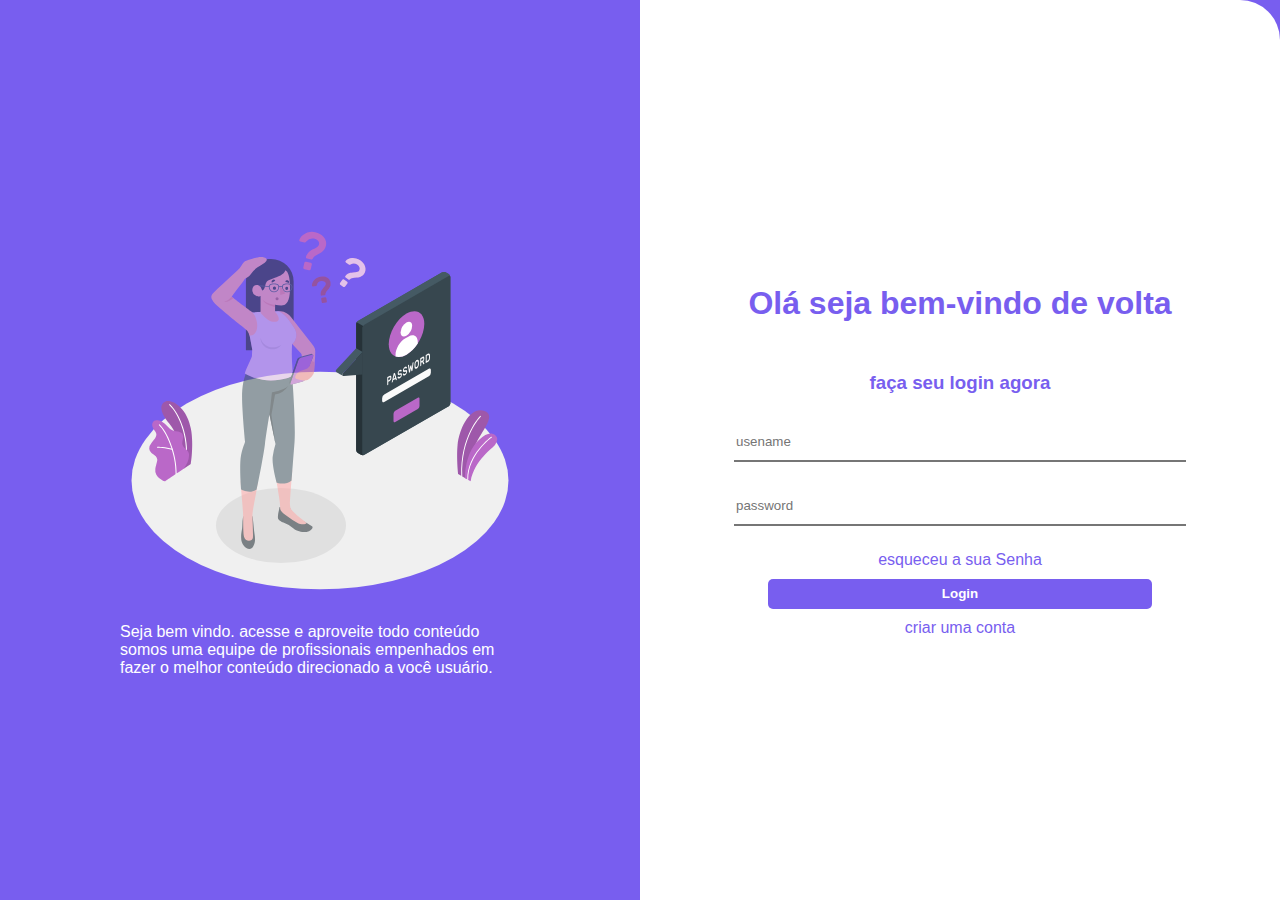
<file: aula 2/index.html>
<!DOCTYPE html>
<html lang="en">
<head>
    <meta charset="UTF-8">
    <meta name="viewport" content="width=device-width, initial-scale=1.0">
    <link rel="stylesheet" href="style.css">
    <title>pagina Login</title>
</head>
<body>
    <div class="conterne">
        <div class="esquerda">
            <img src="./forgot-password-animate.svg" width="400px" alt="">
            <p>Seja bem vindo.
                acesse e aproveite todo conteúdo somos
                uma equipe de profissionais empenhados em 
                fazer o melhor conteúdo direcionado a você usuário.
            </p>
        </div>
        <div class="direita">
            <h1>Olá seja bem-vindo de volta</h1>
            <h3>faça seu login agora</h3>
            <input type="text"placeholder="usename">
            <input type="password" placeholder="password">
            <a href="">esqueceu a sua Senha</a>
            <button>Login</button>
            <a href="">criar uma conta</a>
        </div>
    </div>
</body>
</html>
</file>
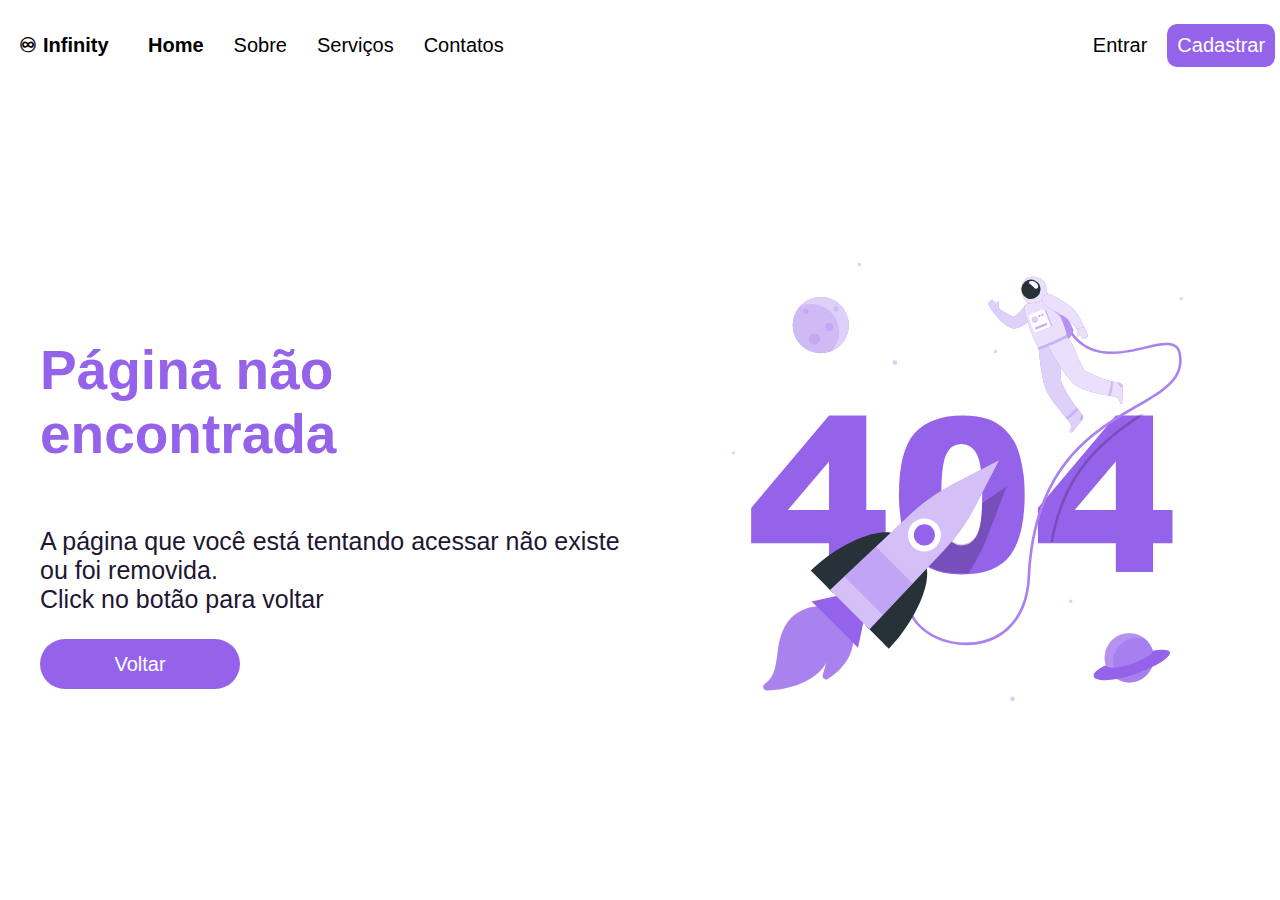
<file: aula-4/index.html>
<!DOCTYPE html>
<html lang="en">
<head>
    <meta charset="UTF-8">
    <meta name="viewport" content="width=device-width, initial-scale=1.0">
    <link rel="stylesheet" href="style.css">
    <title>Error Page</title>
</head>
<body>
    <div class="container">
        <header>
            <div class="logo">
                <p>♾ Infinity</p>
            </div>
            <div class="navegacao">
                <nav>
                    <a href="" id="select">Home</a>
                    <a href="">Sobre</a>
                    <a href="">Serviços</a>
                    <a href="">Contatos</a>
                </nav>
            </div>
            <div class="btns">
                <a href="">Entrar</a>
                <button>Cadastrar</button>
            </div>
        </header>
        <main>
            <div class="esquerda">
                <h1>Página não encontrada</h1>
                <p>
                    A página que você está tentando acessar não existe ou foi removida. <br> Click no botão para voltar
                </p>
                <button>Voltar</button>
            </div>
            <div class="direita">
                <img src="./images/404-error-animate.svg" width="700px" alt="imagem-animada">
            </div>
        </main>
    </div>
</body>
</html>
</file>
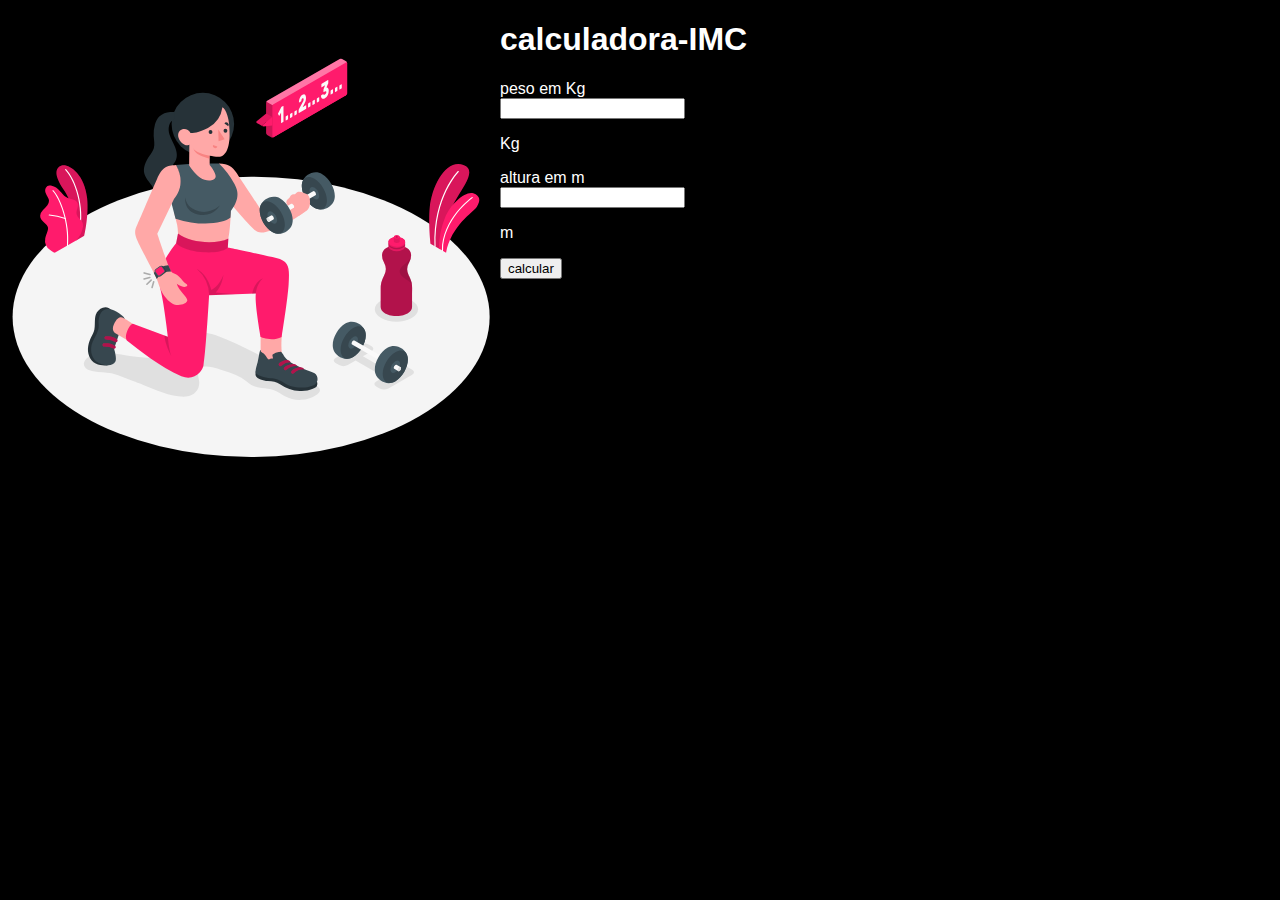
<file: aula-7/index.html>
<!DOCTYPE html>
<html lang="en">
<head>
    <meta charset="UTF-8">
    <meta name="viewport" content="width=device-width, initial-scale=1.0">
    <link rel="stylesheet" href="https://cdnjs.cloudflare.com/ajax/libs/font-awesome/6.7.0/css/all.min.css" integrity="sha512-9xKTRVabjVeZmc+GUW8GgSmcREDunMM+Dt/GrzchfN8tkwHizc5RP4Ok/MXFFy5rIjJjzhndFScTceq5e6GvVQ==" crossorigin="anonymous" referrerpolicy="no-referrer" />
    <link rel="stylesheet" href="style.css">
    <title>Document</title>
</head>
<body>
    <div class="container">
        <div class="esquerda">
            <img src="./imagens/workout-animate.svg" width="500px" height="500px" alt="imagem-animada">
        </div>
        <div class="direita">
            <div class="card">
                <div class="topo">
                    <h1>calculadora-IMC</h1>
                    <div class="linha"></div>
                </div>
                <div class="meio">
                    <div class="inp">
                        <label for="peso">peso em Kg</label>
                        <div class="campo">
                            <div class="icone">
                                <i class="fa-solid fa-weight-hanging"></i>
                            </div>
                            <div class="campo-input">
                                <input type="number" id="peso">
                            </div>
                            <div class="valor">
                                <p>Kg</p>
                            </div>
                        </div>
                    </div>
                    <div class="inp">
                        <label for="altura">altura em m</label>
                        <div class="campo">
                            <div class="icone">
                                <i class="fa-solid fa-ruler"></i>
                            </div>
                            <div class="campo-input">
                                <input type="number" id="altura">
                            </div>
                            <div class="valor">
                                <p>m</p>
                            </div>
                        </div>
                    </div>
                    <button id="btn">calcular</button>
                </div>
                <div class="fim" id ="fim"></div>
            </div>
        </div>
        <script src="./script.js"></script>
    </div>
</body>
</html>
</file>
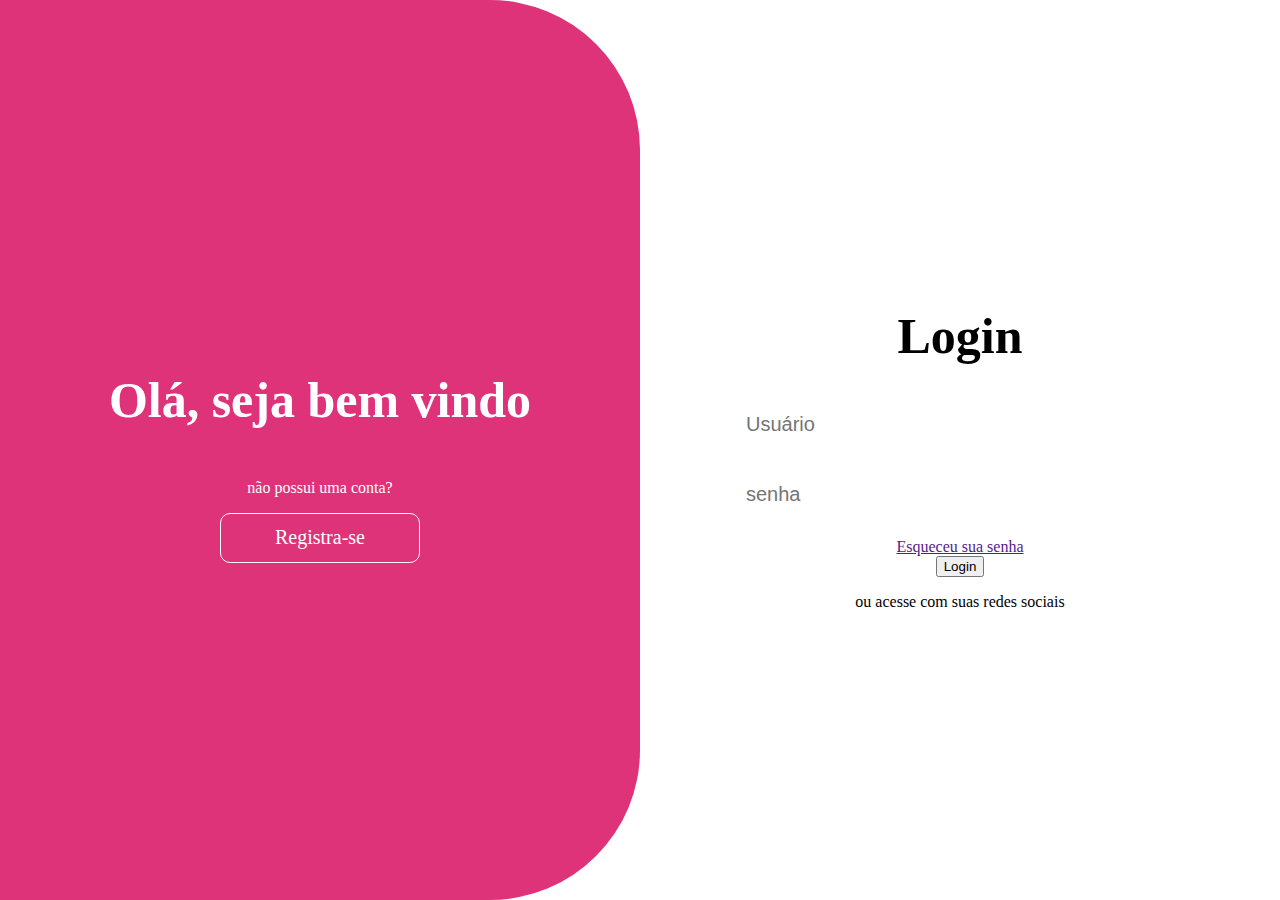
<file: Projeto Aula 5/index.html>
<!DOCTYPE html>
<html lang="en">

<head>
    <meta charset="UTF-8">
    <meta name="viewport" content="width=device-wi.condth, initial-scale=1.0">
    <link rel="stylesheet" href="https://cdnjs.cloudflare.com/ajax/libs/font-awesome/6.7.0/css/all.min.css"
        integrity="sha512-9xKTRVabjVeZmc+GUW8GgSmcREDunMM+Dt/GrzchfN8tkwHizc5RP4Ok/MXFFy5rIjJjzhndFScTceq5e6GvVQ=="
        crossorigin="anonymous" referrerpolicy="no-referrer" />
    <link rel="stylesheet" href="style.css">
    <title>Document</title>
</head>

<body>
    <div class="container">
        <div class="esquerda">
            <h1>Olá, seja bem vindo</h1>
            <p>não possui uma conta?</p>
            <button>Registra-se</button>
        </div>
        <div class="direita">
            <h1>Login</h1>
            <div class="inp">
                <div class="campo">
                    <input type="text" placeholder="Usuário">
                </div>
                <div class="icone">
                    <i class="fa-solid fa-user"></i>
                </div>
            </div>
            <div class="inp">
                <div class="campo">
                    <input type="password" placeholder="senha">
                </div>
                <div class="icone">
                    <i class="fa-solid fa-lock"></i>
                </div>
            </div>
            <a href="">Esqueceu sua senha</a>
            <button>Login</button>
            <p>ou acesse com suas redes sociais</p>
            <div class="opcoes">
                <!-- .opcao*4 -->
                <div class="opcao">
                    <i class="fa-brands fa-google"></i>
                </div>
                <div class="opcao">
                    <i class="fa-brands fa-facebook"></i>
                </div>
                <div class="opcao">
                    <i class="fa-brands fa-linkedin"></i>
                </div>
                <div class="opcao">
                    <i class="fa-brands fa-github"></i>
                </div>
            </div>
        </div>
    </div>
</body>

</html>
</file>
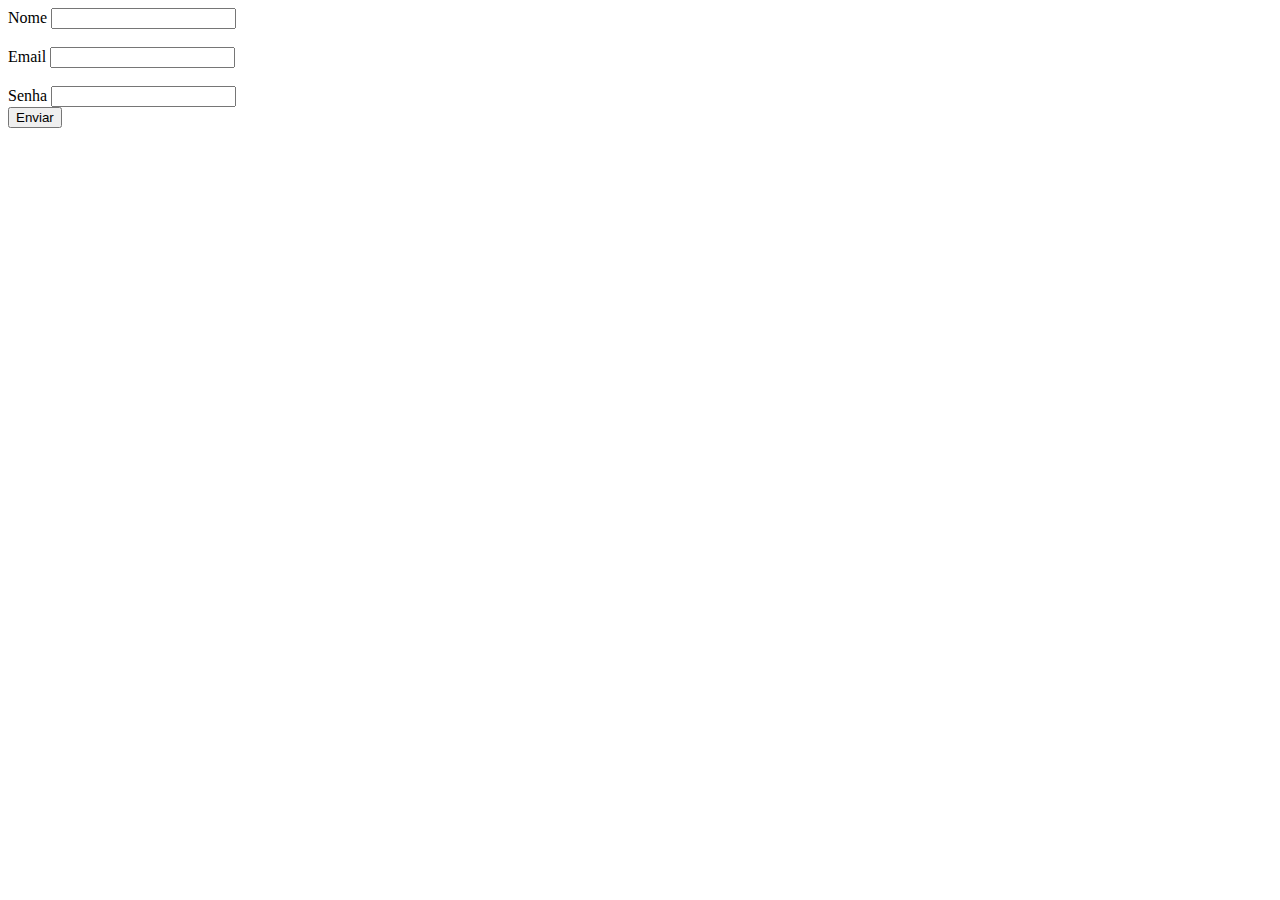
<file: aula 1/form.html>
<!DOCTYPE html>
<html lang="en">
<head>
    <meta charset="UTF-8">
    <meta name="viewport" content="width=device-width, initial-scale=1.0">
    <title>Formulário</title>
</head>
<body>
    <form action="">
        <label for="">Nome</label>
        <input type="text">
        <br>
        <br>
    <label for="">Email</label>
    <input type="email" name="" id="">
    <br>
    <br>
    <label for="">Senha</label>
    <input type="password" name="" id="">
    <br>
    <button type="submit">Enviar</button>
    </form>
    
</body>
</html>
</file>
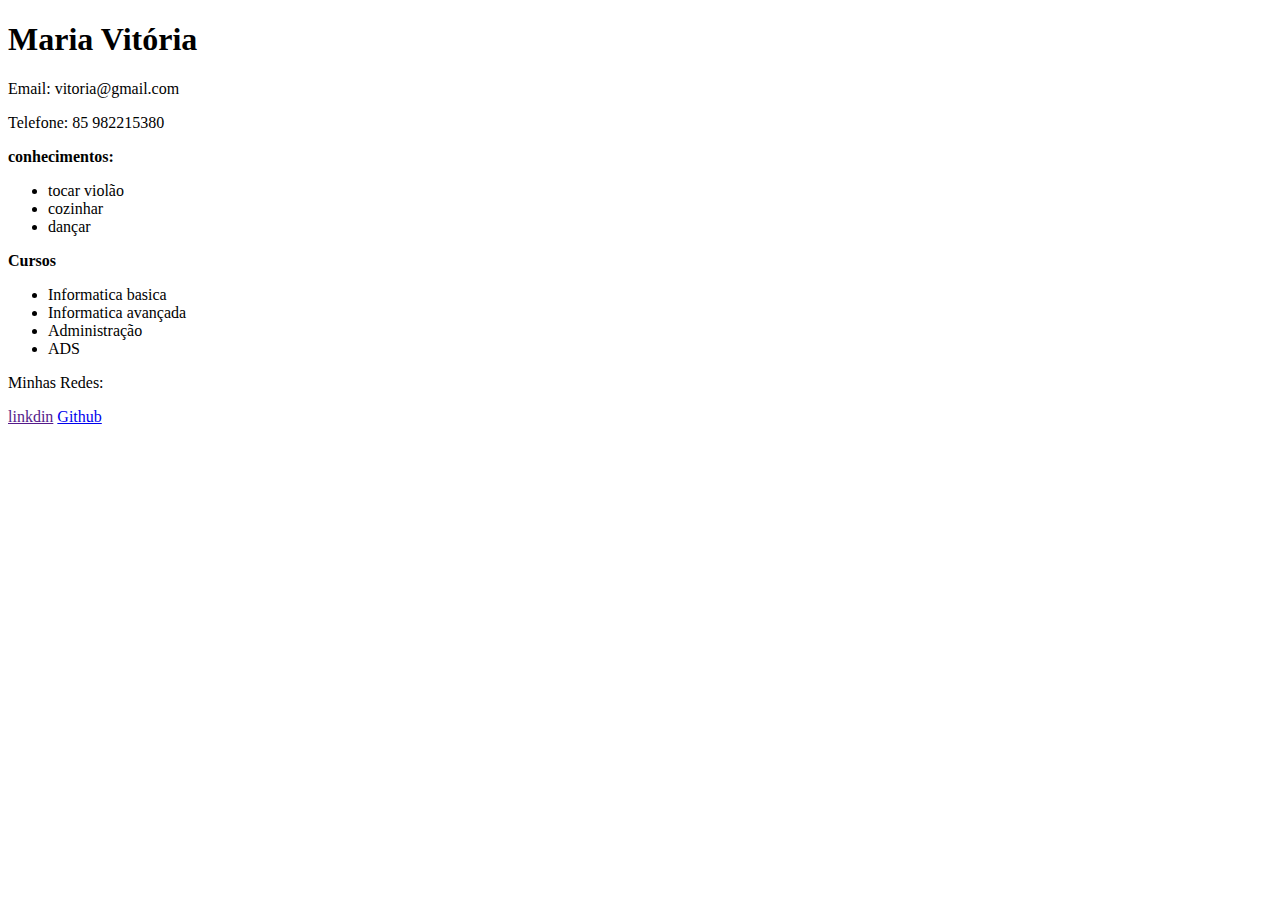
<file: aula 1/inde.html>
<!DOCTYPE html>
<html lang="en">
<head>
    <meta charset="UTF-8">
    <meta name="viewport" content="width=device-width, initial-scale=1.0">
    <title>curriculum</title>
</head>
<body>
 <h1>Maria Vitória</h1>
 <p>Email: vitoria@gmail.com</p>
 <p>Telefone: 85 982215380</p>

<b>conhecimentos:</b>
<ul>
    <li>tocar violão</li>
    <li>cozinhar</li>
    <li>dançar</li>
</ul>
<b>Cursos</b>
<ul>
    <li>Informatica basica</li>
    <li>Informatica avançada</li>
    <li>Administração</li>
    <li>ADS</li>
</ul>


<p>Minhas Redes:</p>
<li>
    <a href="">linkdin</a>
<a href="https://github.com/search?q=samuelrlm&type=repositories" target="_blank">Github</a>

</body>
</html>
</file>
<file: aula 2/style.css>
body{
    margin: 0;
    padding: 0;
    font-family: sans-serif;

}
.conterne{
    display: flex;
    width:100%;
    height:100vh;
    background-color: #785EEF;
}

.esquerda{
    width: 50%;
    display: flex;
    align-items: center;
    justify-content: center;
    color: white;
    background-color: #785EEF;
    flex-direction: column;

}
.esquerda p{
    width: 400px;
}

.direita{
    width: 50%;
    background-color: white;
    border-top-right-radius: 40px;
    display: flex;
    align-items: center;
    justify-content: center; 
    flex-direction: column;
    color: #785EEF;
    gap: 10px;
}
.direita input{
    width: 70%;
    height: 35px;
    border-top: none;
    border-left: none;
    border-right: none;
    margin-bottom: 15px;
}

.direita button{
    width: 60%;
    height: 30px;
    background-color: #785EEF;
    border: none;
    color: white;
    font-weight: bold;
    border-radius: 5px;
    cursor: pointer;
}

.direita button:hover{
    background-color: white;
    color: #785EEF;
    border: 1px solid #785EEF;
}

.direita a{
    text-decoration: none;
    color: #785EEF;

}
</file>
<file: aula-4/style.css>
body{
   margin: 0;
   padding: 0;
   font-family: sans-serif; 
}

.container{
   width: 100%;
   height: 100vh;
   display: flex;
   flex-direction: column;
}

.container header{
    width: 100%;
    display: flex;
    align-items: center;
    height: 10%;
}

.container header .logo{
    width: 10%;
    height: 100%;
    display: flex;
    align-items: center;
    justify-content: center;
}

.container header .logo p{
    font-size: 20px;
    font-weight: bold;
}

.container header .navegacao{
    width: 75%;
    height: 100%;
    display: flex;
    align-items: center;
}

.container header .navegacao nav{
    display: flex;
    gap: 30px;
    padding-left: 20px;
}

.container header .navegacao nav a{
    text-decoration: none;
    font-size: 20px;
    color: black;
}

.container header .navegacao nav #select{
    font-weight: bold;
}

.container header .btns{
    width: 15%;
    height: 100%;
    display: flex;
    align-items: center;
    justify-content: center;
    gap: 20px;
}

.container header .btns a{
    text-decoration: none;
    color: black;
    font-size: 20px;
}

.container header .btns button{
    border: none;
    background-color: #9563EA;
    color: white;
    padding: 10px;
    font-size: 20px;
    border-radius: 10px;
}

.container main{
    width: 100%;
    height: 90%;
    display: flex;
}

.container main .esquerda{
    width: 50%;
    height: 100%;
    display: flex;
    justify-content: center;
    padding-left: 40px;
    flex-direction: column;
}

.container main .direita{
    width: 50%;
    height: 100%;
    display: flex;
    align-items: center;
    justify-content: center;
}

.container main .esquerda h1{
    font-size: 55px;
    font-weight: bold;
    color: #9563EA;
}

.container main .esquerda p{
    font-size: 25px;
    color: #211632;
}

.container main .esquerda button{
    width: 200px;
    height: 50px;
    border: none;
    background-color: #9563EA;
    color: white;
    font-size: 20px;
    border-radius: 30px;
    cursor: pointer;
}
</file>
<file: aula-7/style.css>
body{
    margin: 0;
    padding: 0;
    font-family: Arial, Helvetica, sans-serif;
}

.container{
    width: 100%;
    height: 100vh;
    display: flex;
    background-color: black;
    color: white;
}

.container.esquerda{
    width: 50%;
    height: 100%;
    display: flex;   
    align-items: center;
    justify-content: center;
}

.container.direita{
    width: 50%;
    height: 100%;
    display: flex;
    align-items: center;
    justify-content: center;
}
</file>
<file: Projeto Aula 5/style.css>
body{
    margin: 0;
    height: 100vh;
    display: flex;
}

.container{
    width: 100%;
    height: 100vh;
    display: flex;
}

.container .esquerda{
    width: 50%;
    height: 100%;
    background-color: #DE3379;
    border-top-right-radius: 150px;
    border-bottom-right-radius: 150px;
    color: #FFFFFF;
    display: flex;
    align-items: center;
    justify-content: center;
    flex-direction: column;
}

.container .esquerda h1{
    font-size: 50px;
}

.container .esquerda button{
    width: 200px;
    height: 50px;
    border: 1px solid #FFFFFF;
    background-color: transparent;
    color: #FFFFFF;
    font-size: 20px;
    border-radius: 10px;
    cursor: pointer;
    font-family: bold;
}

.container .direita{
    width: 50%;
    height: 100%;
    display: flex;
    align-items: center;
    justify-content: center;
    flex-direction: column;
}

.container .direita h1{
    font-size: 50px;
}

.container .direita .inp{
    width: 70%;
    height: 50px;
    display: flex;
    background-color: #FFFFFF;
    margin-bottom: 20px;
    border-radius: 10px;
}

.container .direita .inp .campo{
    width: 90%;
    height: 100%;
}

.container .direita .inp .campo input{
    width: 100%;
    height: 100%;
    border: none;
    background-color: transparent;
    border-radius: 10px;
    padding-left: 10px;
    font-size: 20px;
    outline: none;
}

.container .direita .inp .icone{
    width: 10%;
    height: 100%;
    display: flex;
    align-items: center;
    
    
}
</file>
